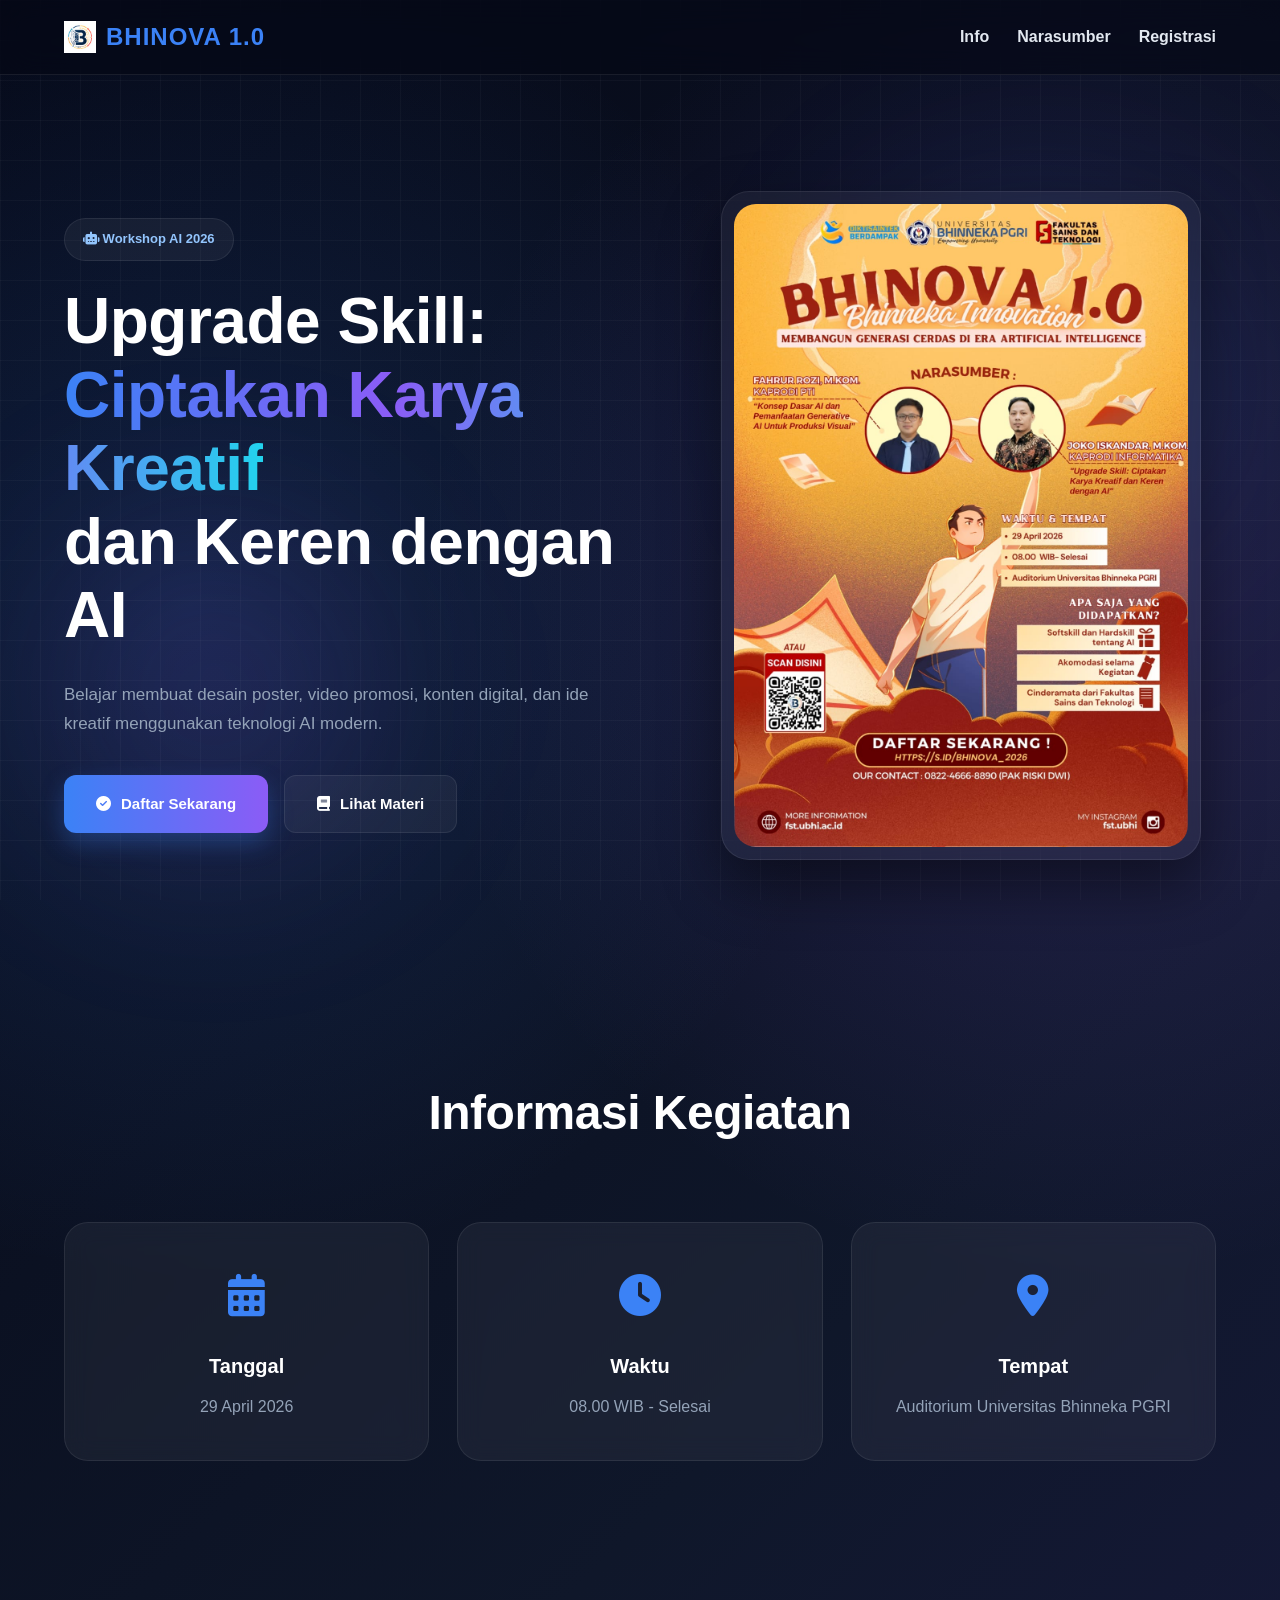
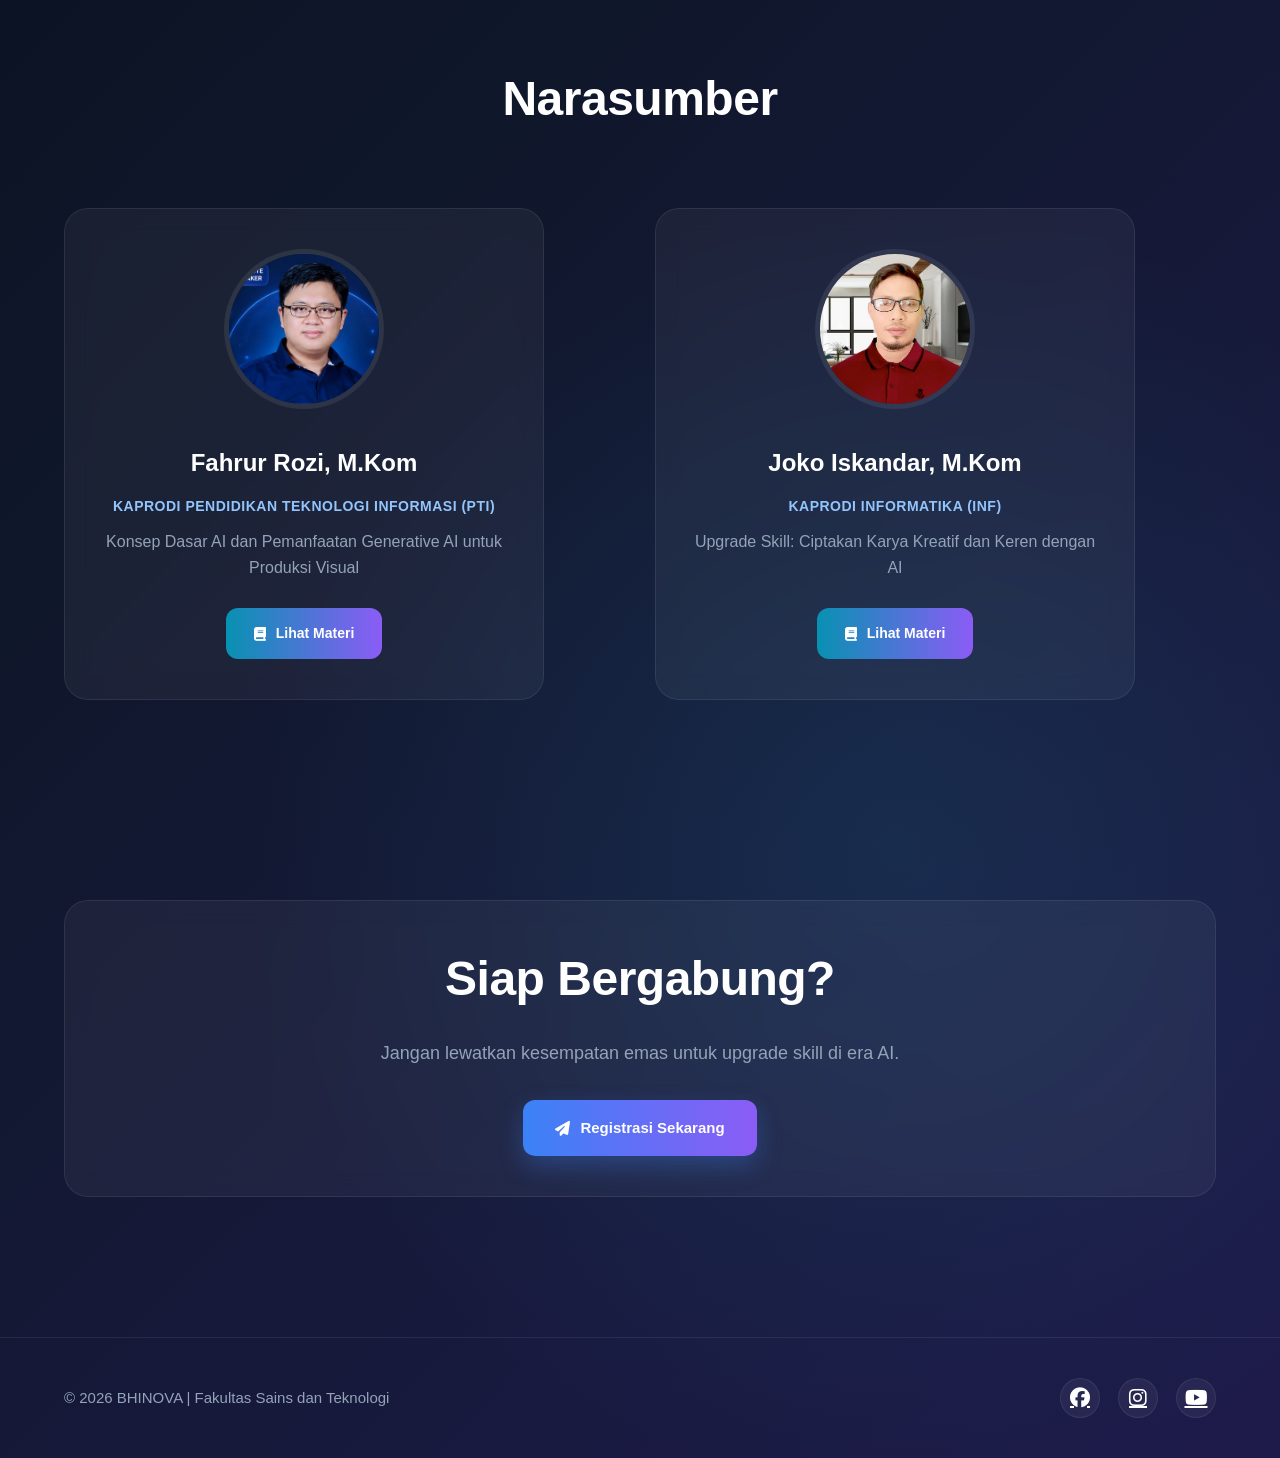
<file: index.html>
<!DOCTYPE html>
<html lang="id">

<head>
    <meta charset="UTF-8">
    <meta name="viewport" content="width=device-width, initial-scale=1.0">

    <title>BHINOVA 1.0 - Workshop AI</title>

    <link rel="stylesheet" href="css/style.css">
    <link rel="stylesheet" href="https://cdnjs.cloudflare.com/ajax/libs/font-awesome/6.4.0/css/all.min.css">


</head>

<body>

    <!-- Navbar -->
    <nav class="navbar">
        <div class="container">
            <div class="nav-brand">
                <img src="image/logo.jpg" alt="BHINOVA Logo" class="logo-img"> BHINOVA 1.0
            </div>

            <ul class="nav-links">
                <li><a href="#info">Info</a></li>
                <li><a href="#speaker">Narasumber</a></li>
                <li><a href="https://s.id/BHINOVA_2026">Registrasi</a></li>
            </ul>
        </div>
    </nav>

    <!-- Hero -->
    <section class="hero">
        <div class="container hero-content">

            <div class="hero-text">
                <span><i class="fas fa-robot"></i> Workshop AI 2026</span>

                <h1>
                    Upgrade Skill:<br>
                    <strong>Ciptakan Karya Kreatif</strong><br>
                    dan Keren dengan AI
                </h1>

                <p>
                    Belajar membuat desain poster, video promosi, konten digital,
                    dan ide kreatif menggunakan teknologi AI modern.
                </p>

                <div class="hero-buttons">
                    <a href="https://s.id/BHINOVA_2026" class="btn btn-primary">
                        <i class="fas fa-check-circle"></i> Daftar Sekarang
                    </a>

                    <a href="materi/materi1.html" class="btn btn-outline">
                        <i class="fas fa-book"></i> Lihat Materi
                    </a>
                </div>
            </div>

            <div class="hero-image">
                <div class="hero-card">
                    <img src="image/hero_big.jpg" alt="Hero Workshop AI">
                </div>
            </div>

        </div>
    </section>

    <!-- Info -->
    <section id="info">
        <div class="container">
            <h2 class="section-title">Informasi Kegiatan</h2>

            <div class="info-grid">
                <div class="info-card">
                    <div class="info-icon"><i class="fas fa-calendar-alt"></i></div>
                    <h3>Tanggal</h3>
                    <p>29 April 2026</p>
                </div>

                <div class="info-card">
                    <div class="info-icon"><i class="fas fa-clock"></i></div>
                    <h3>Waktu</h3>
                    <p>08.00 WIB - Selesai</p>
                </div>

                <div class="info-card">
                    <div class="info-icon"><i class="fas fa-map-marker-alt"></i></div>
                    <h3>Tempat</h3>
                    <p>Auditorium Universitas Bhinneka PGRI</p>
                </div>
            </div>
        </div>
    </section>

    <!-- Speaker -->
    <section id="speaker">
        <div class="container">
            <h2 class="section-title">Narasumber</h2>

            <div class="speaker-grid">

                <!-- Narasumber 1 -->
                <div class="speaker-card">
                    <div class="speaker-photo">
                        <img src="speaker1.jpg" alt="Speaker 1">
                    </div>

                    <h3>Fahrur Rozi, M.Kom</h3>
                    <p class="speaker-role">Kaprodi Pendidikan Teknologi Informasi (PTI)</p>
                    <p class="speaker-desc">
                        Konsep Dasar AI dan Pemanfaatan Generative AI untuk Produksi Visual
                    </p>

                    <a href="https://docs.google.com/presentation/d/1J0wC9mNwouXqCW8_PAsX1WUFdOH9CTSs/edit?usp=sharing&ouid=116079285175870031043&rtpof=true&sd=true"
                        class="btn-secondary">
                        <i class="fas fa-book"></i> Lihat Materi
                    </a>
                </div>

                <!-- Narasumber 2 -->
                <div class="speaker-card">
                    <div class="speaker-photo">
                        <img src="image/speaker.jpg" alt="Speaker 2">
                    </div>

                    <h3>Joko Iskandar, M.Kom</h3>
                    <p class="speaker-role">Kaprodi Informatika (INF)</p>
                    <p class="speaker-desc">
                        Upgrade Skill: Ciptakan Karya Kreatif dan Keren dengan AI
                    </p>

                    <a href="materi/materi1.html" class="btn-secondary">
                        <i class="fas fa-book"></i> Lihat Materi
                    </a>
                </div>


            </div>
        </div>
    </section>

    <!-- CTA -->
    <section id="cta">
        <div class="container">
            <div class="cta-content">
                <h2>Siap Bergabung?</h2>
                <p>Jangan lewatkan kesempatan emas untuk upgrade skill di era AI.</p>

                <a href="https://s.id/BHINOVA_2026" class="btn btn-primary">
                    <i class="fas fa-paper-plane"></i> Registrasi Sekarang
                </a>
            </div>
        </div>
    </section>

    <!-- Footer -->
    <footer>
        <div class="container">
            <p>© 2026 BHINOVA | Fakultas Sains dan Teknologi</p>

            <div class="footer-social">
                <a href="#"><i class="fab fa-facebook"></i></a>
                <a href="#"><i class="fab fa-instagram"></i></a>
                <a href="#"><i class="fab fa-youtube"></i></a>
            </div>
        </div>
    </footer>

</body>

</html>
</file>
<file: css/style.css>
/* =====================================================
   BHINOVA AI LANDING PAGE CSS (clean version)
   cocok dengan index.html terbaru
===================================================== */

* {
    margin: 0;
    padding: 0;
    box-sizing: border-box;
}

:root {
    --bg-1: #050816;
    --bg-2: #0f172a;
    --bg-3: #1e1b4b;

    --white: #ffffff;
    --text: #e2e8f0;
    --muted: #94a3b8;

    --blue: #3b82f6;
    --cyan: #22d3ee;
    --purple: #8b5cf6;

    --glass: rgba(255, 255, 255, .05);
    --line: rgba(255, 255, 255, .08);
}

html {
    scroll-behavior: smooth;
}

body {
    font-family: Arial, Helvetica, sans-serif;
    color: var(--white);
    background:
        radial-gradient(circle at 15% 20%, rgba(59, 130, 246, .18), transparent 25%),
        radial-gradient(circle at 85% 20%, rgba(139, 92, 246, .18), transparent 25%),
        radial-gradient(circle at 70% 80%, rgba(34, 211, 238, .10), transparent 25%),
        linear-gradient(135deg, var(--bg-1), var(--bg-2), var(--bg-3));
    min-height: 100vh;
    overflow-x: hidden;
    line-height: 1.6;
}

/* animated grid */
body::before {
    content: "";
    position: fixed;
    inset: 0;
    background-image:
        linear-gradient(rgba(255, 255, 255, .03) 1px, transparent 1px),
        linear-gradient(90deg, rgba(255, 255, 255, .03) 1px, transparent 1px);
    background-size: 40px 40px;
    animation: gridMove 15s linear infinite;
    z-index: -1;
}

@keyframes gridMove {
    from {
        transform: translateY(0)
    }

    to {
        transform: translateY(40px)
    }
}

/* layout */
.container {
    width: 90%;
    max-width: 1200px;
    margin: auto;
}

/* =====================================================
   NAVBAR
===================================================== */
.navbar {
    position: sticky;
    top: 0;
    z-index: 999;
    backdrop-filter: blur(16px);
    background: rgba(5, 8, 22, .65);
    border-bottom: 1px solid var(--line);
}

.navbar .container {
    display: flex;
    justify-content: space-between;
    align-items: center;
    padding: 18px 0;
}

.nav-brand {
    font-size: 24px;
    font-weight: 800;
    color: var(--blue);
    letter-spacing: 1px;
    display: flex;
    align-items: center;
    gap: 10px;
}

.nav-brand .logo-img {
    height: 32px;
    width: auto;
}

.nav-brand i {
    margin-right: 8px;
}

.nav-links {
    display: flex;
    list-style: none;
    gap: 28px;
}

.nav-links a {
    text-decoration: none;
    color: var(--text);
    font-weight: 600;
    transition: .3s;
}

.nav-links a:hover {
    color: var(--blue);
}

/* =====================================================
   HERO
===================================================== */
.hero {
    min-height: 100vh;
    display: flex;
    align-items: center;
    padding: 80px 0;
    position: relative;
}

.hero::before {
    content: "";
    position: absolute;
    right: 5%;
    top: 15%;
    width: 350px;
    height: 350px;
    border-radius: 50%;
    background: rgba(59, 130, 246, .15);
    filter: blur(100px);
    z-index: -1;
}

.hero::after {
    content: "";
    position: absolute;
    left: 5%;
    bottom: 15%;
    width: 300px;
    height: 300px;
    border-radius: 50%;
    background: rgba(139, 92, 246, .15);
    filter: blur(100px);
    z-index: -1;
}

.hero-content {
    display: grid;
    grid-template-columns: 1.1fr 1fr;
    gap: 80px;
    align-items: center;
}

.hero-text span {
    display: inline-block;
    padding: 10px 18px;
    border-radius: 999px;
    background: var(--glass);
    border: 1px solid var(--line);
    color: #93c5fd;
    font-size: 13px;
    margin-bottom: 24px;
    font-weight: 600;
}

.hero-text h1 {
    font-size: 64px;
    line-height: 1.15;
    font-weight: 900;
    margin-bottom: 28px;
    letter-spacing: -0.5px;
}

.hero-text h1 strong {
    background: linear-gradient(90deg, var(--blue), var(--purple), var(--cyan));
    -webkit-background-clip: text;
    -webkit-text-fill-color: transparent;
    background-clip: text;
}

.hero-text p {
    font-size: 17px;
    color: var(--muted);
    margin-bottom: 36px;
    max-width: 560px;
    line-height: 1.7;
}

.hero-buttons {
    display: flex;
    gap: 16px;
    flex-wrap: wrap;
}

/* buttons */
.btn,
.btn-primary,
.btn-outline,
.btn-secondary {
    display: inline-flex;
    align-items: center;
    justify-content: center;
    gap: 10px;
    padding: 16px 32px;
    border-radius: 12px;
    text-decoration: none;
    font-weight: 700;
    font-size: 15px;
    transition: all .3s ease;
    cursor: pointer;
    border: none;
}

.btn-primary {
    background: linear-gradient(90deg, var(--blue), var(--purple));
    color: #fff;
    box-shadow: 0 10px 25px rgba(59, 130, 246, .3);
}

.btn-outline {
    background: var(--glass);
    color: #fff;
    border: 1.5px solid var(--line);
}

.btn-secondary {
    background: linear-gradient(90deg, #0891b2, var(--purple));
    color: #fff;
    padding: 14px 28px;
    font-size: 14px;
}

.btn:hover,
.btn-primary:hover,
.btn-outline:hover,
.btn-secondary:hover {
    transform: translateY(-4px);
}

/* hero image */
.hero-image {
    display: flex;
    justify-content: center;
}

.hero-card {
    width: 100%;
    max-width: 480px;
    padding: 12px;
    border-radius: 28px;
    background: var(--glass);
    border: 1px solid var(--line);
    backdrop-filter: blur(14px);
    box-shadow: 0 25px 60px rgba(0, 0, 0, .45);
    animation: float 5s ease-in-out infinite;
}

.hero-card img {
    width: 100%;
    display: block;
    border-radius: 22px;
}

@keyframes float {

    0%,
    100% {
        transform: translateY(0)
    }

    50% {
        transform: translateY(-14px)
    }
}

/* =====================================================
   SECTION GLOBAL
===================================================== */
section {
    padding: 100px 0;
}

.section-title {
    text-align: center;
    font-size: 48px;
    font-weight: 900;
    margin-bottom: 70px;
    letter-spacing: -0.5px;
}

/* =====================================================
   CARDS
===================================================== */
.info-grid {
    display: grid;
    grid-template-columns: repeat(3, 1fr);
    gap: 28px;
}

.info-card,
.speaker-card,
.cta-content {
    background: var(--glass);
    border: 1px solid var(--line);
    border-radius: 24px;
    padding: 40px 32px;
    backdrop-filter: blur(12px);
    transition: all .3s ease;
}

.info-card:hover,
.speaker-card:hover {
    transform: translateY(-8px);
    background: rgba(255, 255, 255, .08);
    border-color: var(--blue);
}

.info-card {
    text-align: center;
}

.info-icon {
    font-size: 42px;
    color: var(--blue);
    margin-bottom: 20px;
}

.info-card h3 {
    margin-bottom: 12px;
    font-size: 20px;
    font-weight: 700;
}

.info-card p {
    color: var(--muted);
    font-size: 16px;
}

/* =====================================================
   SPEAKER
===================================================== */
.speaker-grid {
    display: grid;
    grid-template-columns: repeat(2, 1fr);
    gap: 30px;
    align-items: stretch;
}

.speaker-card {
    width: 100%;
    max-width: none;
    text-align: center;
}

.speaker-card {
    max-width: 480px;
    text-align: center;
}

.speaker-photo img {
    width: 160px;
    height: 160px;
    object-fit: cover;
    border-radius: 50%;
    border: 5px solid var(--line);
    margin-bottom: 28px;
    transition: all .3s ease;
}

.speaker-card:hover .speaker-photo img {
    border-color: var(--blue);
    transform: scale(1.05);
}

.speaker-card h3 {
    font-size: 24px;
    font-weight: 800;
    margin-bottom: 10px;
}

.speaker-role {
    color: #93c5fd;
    margin: 12px 0;
    font-weight: 700;
    font-size: 14px;
    text-transform: uppercase;
    letter-spacing: 0.5px;
}

.speaker-desc {
    color: var(--muted);
    margin-bottom: 28px;
    font-size: 16px;
    line-height: 1.6;
}

/* =====================================================
   CTA
===================================================== */
.cta-content {
    text-align: center;
}

.cta-content h2 {
    font-size: 48px;
    font-weight: 900;
    margin-bottom: 20px;
    letter-spacing: -0.5px;
}

.cta-content p {
    color: var(--muted);
    margin-bottom: 32px;
    font-size: 18px;
    line-height: 1.7;
}

/* =====================================================
   FOOTER
===================================================== */
footer {
    border-top: 1px solid var(--line);
    padding: 40px 0;
    margin-top: 40px;
}

footer .container {
    display: flex;
    justify-content: space-between;
    align-items: center;
    gap: 24px;
    flex-wrap: wrap;
}

footer p {
    color: var(--muted);
    font-size: 15px;
}

.footer-social {
    display: flex;
    gap: 18px;
}

.footer-social a {
    color: #fff;
    font-size: 20px;
    transition: all .3s ease;
    display: flex;
    align-items: center;
    justify-content: center;
    width: 40px;
    height: 40px;
    border-radius: 50%;
    background: var(--glass);
    border: 1px solid var(--line);
}

.footer-social a:hover {
    color: var(--blue);
    border-color: var(--blue);
    background: rgba(59, 130, 246, .15);
}

/* =====================================================
   RESPONSIVE
===================================================== */
@media(max-width:1024px) {
    .hero-content {
        grid-template-columns: 1fr;
        gap: 60px;
        text-align: center;
    }

    .hero-text h1 {
        font-size: 52px;
    }

    .hero-text p {
        margin: 0 auto 36px;
    }

    .hero-buttons {
        justify-content: center;
    }

    .hero-card {
        max-width: 420px;
    }

    .section-title {
        font-size: 40px;
        margin-bottom: 60px;
    }

    .info-grid {
        grid-template-columns: repeat(2, 1fr);
        gap: 24px;
    }

    .cta-content h2 {
        font-size: 40px;
    }
}

@media(max-width:768px) {
    .hero {
        padding: 60px 0;
    }

    .hero-content {
        gap: 50px;
    }

    .hero-text h1 {
        font-size: 40px;
        margin-bottom: 20px;
    }

    .hero-text span {
        font-size: 12px;
        padding: 8px 16px;
        margin-bottom: 20px;
    }

    .hero-text p {
        font-size: 16px;
        margin-bottom: 28px;
    }

    .hero-buttons {
        gap: 12px;
    }

    .btn,
    .btn-primary,
    .btn-outline,
    .btn-secondary {
        padding: 14px 28px;
        font-size: 14px;
    }

    .hero-card {
        max-width: 100%;
    }

    section {
        padding: 80px 0;
    }

    .section-title {
        font-size: 32px;
        margin-bottom: 50px;
    }

    .info-grid {
        grid-template-columns: 1fr;
        gap: 20px;
    }

    .info-card,
    .speaker-card,
    .cta-content {
        padding: 32px 24px;
    }

    .info-icon {
        font-size: 36px;
        margin-bottom: 16px;
    }

    .info-card h3 {
        font-size: 18px;
        margin-bottom: 10px;
    }

    .info-card p {
        font-size: 15px;
    }

    .speaker-card h3 {
        font-size: 22px;
    }

    .speaker-photo img {
        width: 140px;
        height: 140px;
        margin-bottom: 20px;
    }

    .speaker-desc {
        font-size: 15px;
        margin-bottom: 20px;
    }

    .cta-content h2 {
        font-size: 36px;
        margin-bottom: 16px;
    }

    .cta-content p {
        font-size: 16px;
    }

    footer .container {
        flex-direction: column;
        text-align: center;
        gap: 20px;
    }

    footer p {
        font-size: 14px;
    }

    .footer-social {
        justify-content: center;
    }

    .nav-links {
        gap: 20px;
        font-size: 14px;
    }
}

@media(max-width:480px) {
    .container {
        width: 95%;
    }

    .hero {
        padding: 40px 0;
    }

    .hero-text h1 {
        font-size: 32px;
        line-height: 1.2;
        margin-bottom: 16px;
    }

    .hero-text p {
        font-size: 15px;
        margin-bottom: 24px;
    }

    .hero-buttons {
        flex-direction: column;
        width: 100%;
    }

    .btn,
    .btn-primary,
    .btn-outline,
    .btn-secondary {
        width: 100%;
        padding: 14px 20px;
    }

    section {
        padding: 60px 0;
    }

    .section-title {
        font-size: 28px;
        margin-bottom: 40px;
    }

    .info-card,
    .speaker-card,
    .cta-content {
        padding: 24px 16px;
    }

    .info-icon {
        font-size: 32px;
        margin-bottom: 12px;
    }

    .info-card h3 {
        font-size: 16px;
        margin-bottom: 8px;
    }

    .info-card p {
        font-size: 14px;
    }

    .speaker-photo img {
        width: 120px;
        height: 120px;
        margin-bottom: 16px;
    }

    .speaker-card h3 {
        font-size: 20px;
        margin-bottom: 8px;
    }

    .speaker-role {
        font-size: 12px;
        margin: 10px 0;
    }

    .speaker-desc {
        font-size: 14px;
        margin-bottom: 16px;
    }

    .cta-content h2 {
        font-size: 28px;
        margin-bottom: 12px;
    }

    .cta-content p {
        font-size: 14px;
        margin-bottom: 20px;
    }

    .nav-brand {
        font-size: 20px;
    }

    .nav-links {
        gap: 12px;
        font-size: 12px;
    }

    .navbar .container {
        flex-wrap: wrap;
    }

    footer p {
        font-size: 13px;
    }

    .footer-social a {
        width: 36px;
        height: 36px;
        font-size: 16px;
    }
}
</file>
